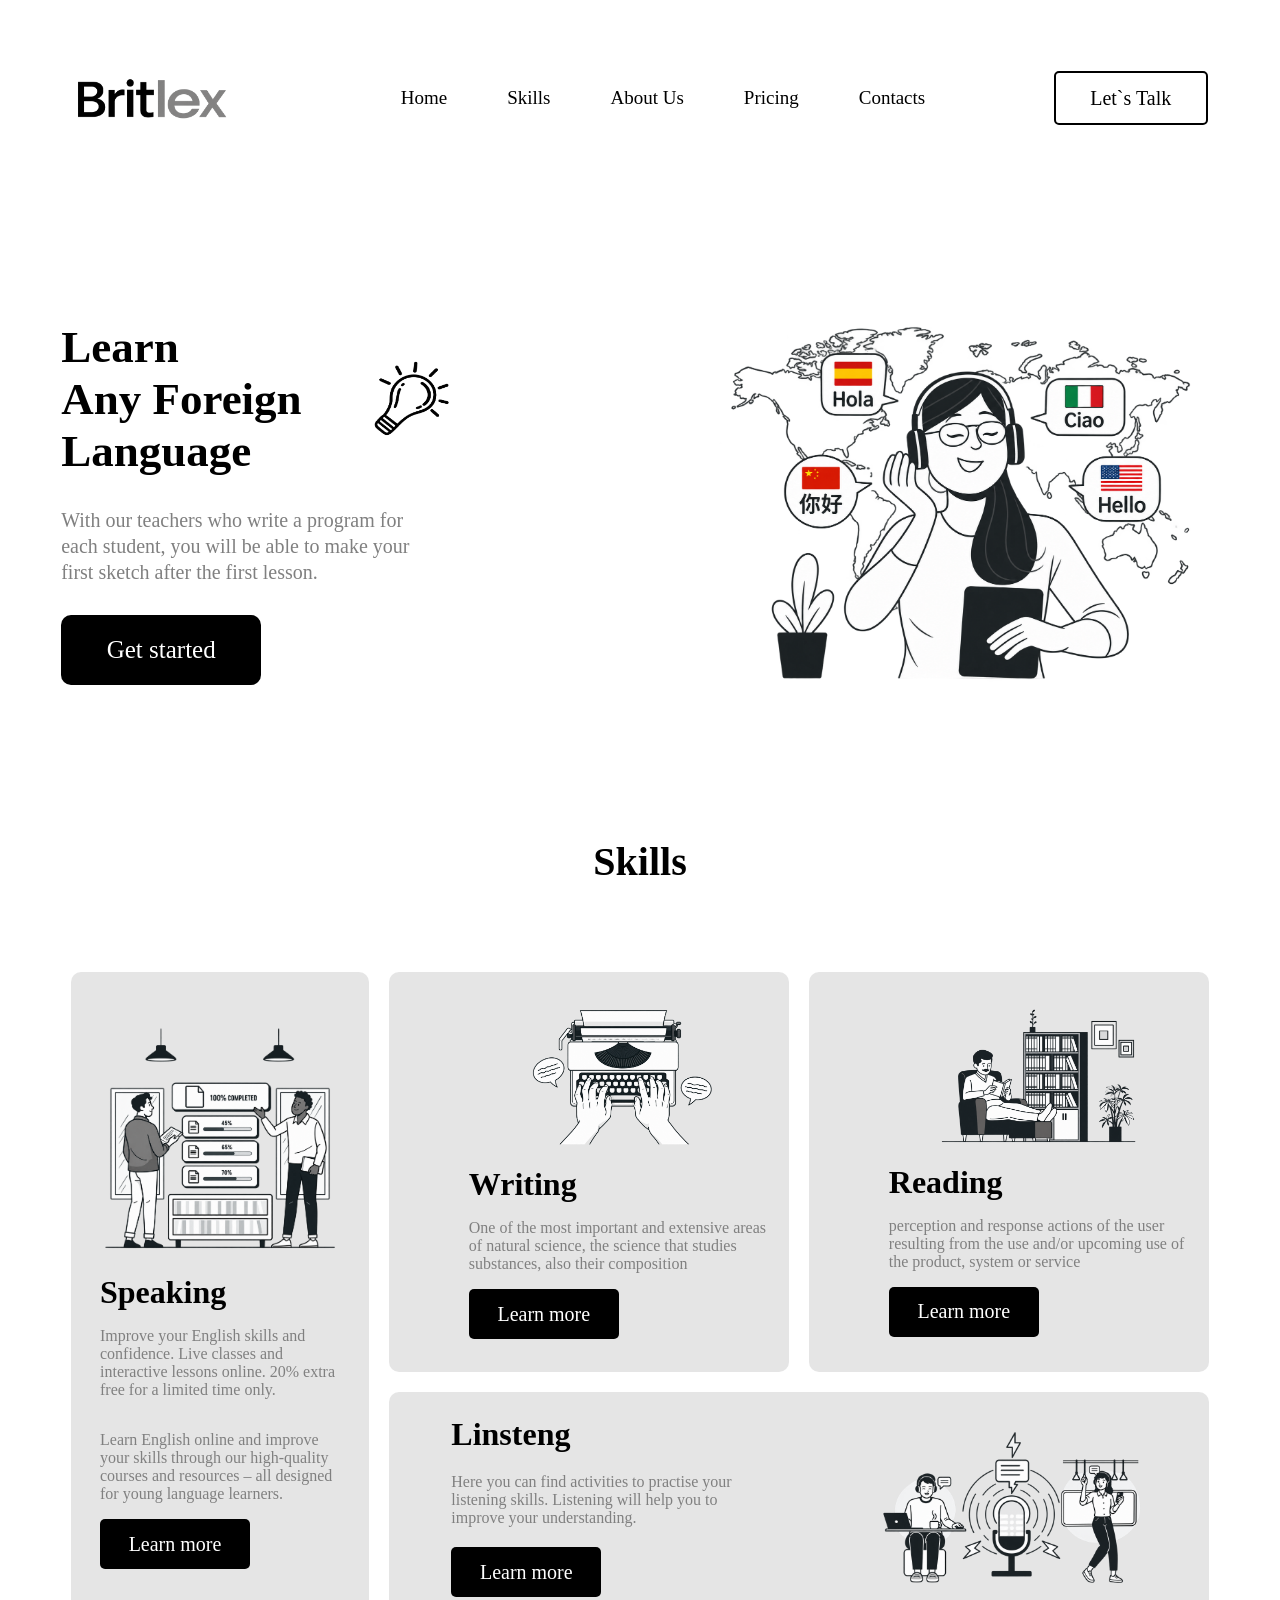
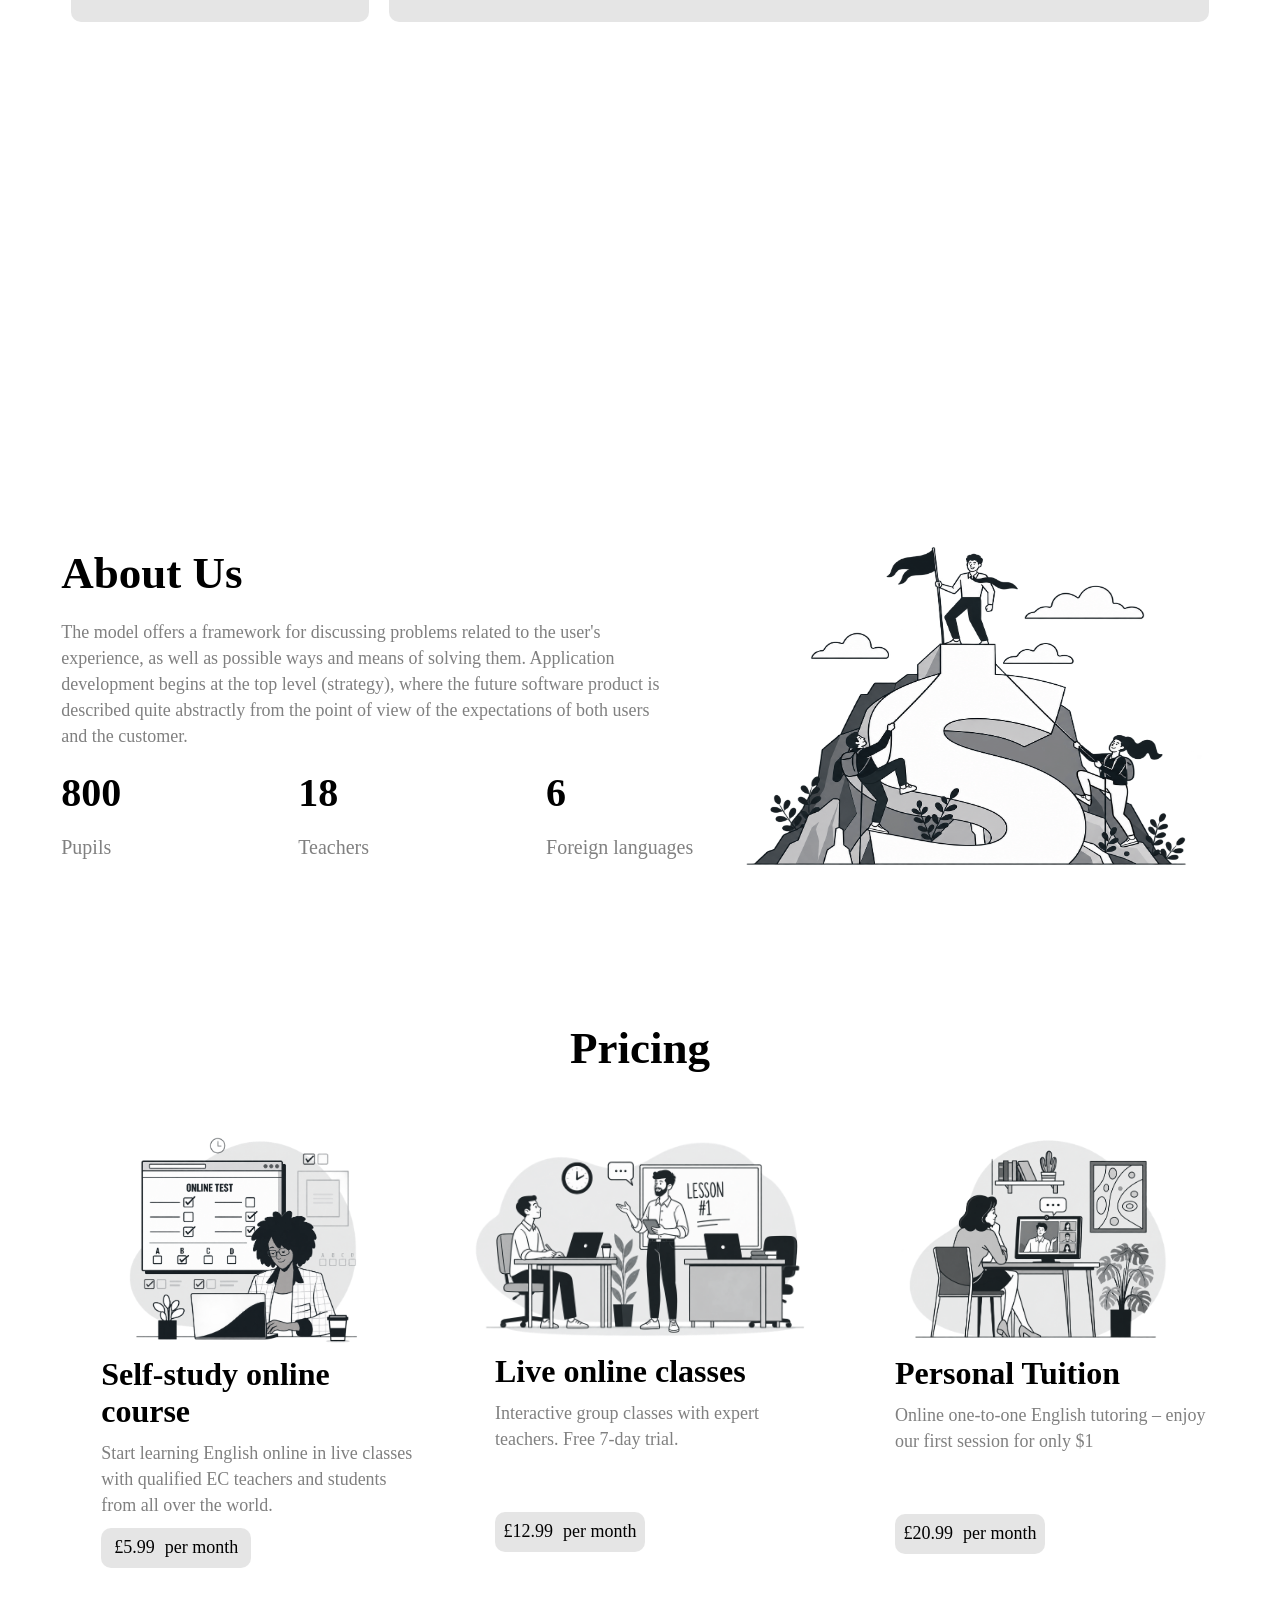
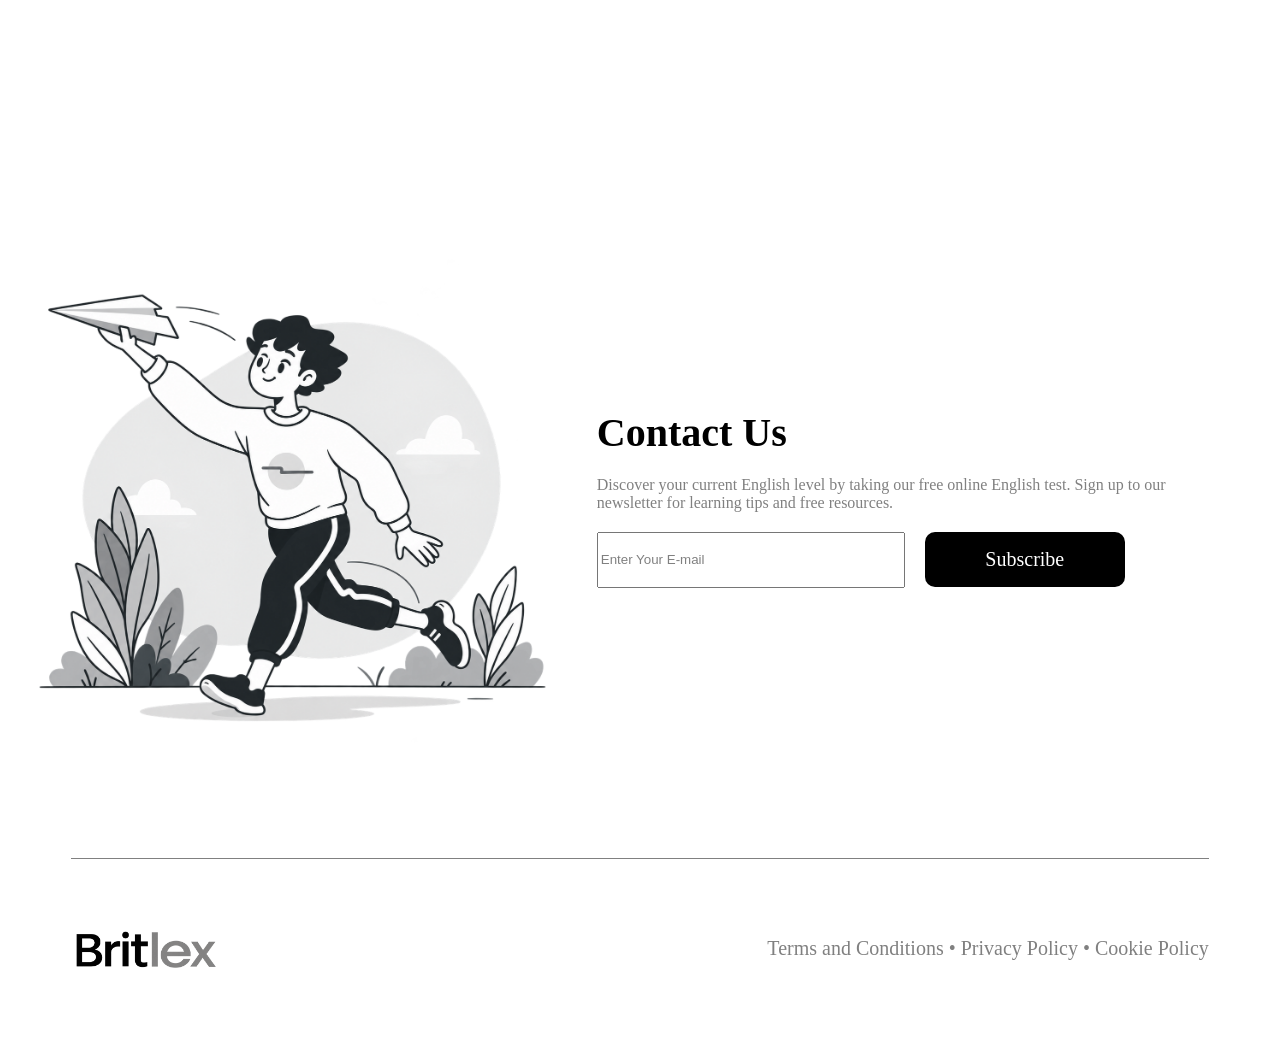
<file: Britlex.html>
<!DOCTYPE html>
<html lang="en">

<head>
    <meta charset="UTF-8">
    <meta name="viewport" content="width=device-width, initial-scale=1.0">
    <title>Document</title>
</head>
<style>
    .header {
        width: 100%;
        height: 20vh;
        display: flex;
        align-items: center;
        justify-content: space-around;
    }

    .headerimg {
        width: 160px;
    }

    .headerul {
        display: flex;
        align-items: center;
        text-decoration: none;
        gap: 60px;
        list-style: none;
    }

    .headera {
        list-style: none;
        text-decoration: none;
        font-size: 19px;
        color: black;
        cursor: pointer;
    }

    .headerbutton {
        text-decoration: none;
        font-size: 20px;
        width: 150px;
        height: 50px;
        border: 2px solid;
        display: flex;
        align-items: center;
        justify-content: center;
        border-radius: 5px;
        color: black;
        transition: 1s;
    }

    .headerbutton:hover {
        transform: scale(1.1);
    }

    .hero {
        width: 100%;
        height: 70vh;
        display: flex;
        justify-content: center;
        align-items: center;
        gap: 20px;
    }

    .herobox1 {
        width: 50%;
        display: flex;
        flex-direction: column;
        gap: 10px;
    }

    .herobox1mini {
        display: flex;
        align-items: center;
    }

    .herobox1minitext {
        display: flex;
        flex-direction: column;

    }

    .herobox1h {
        font-size: 45px;
        width: 300px;
        margin: 0;
    }

    .herobox1miniimg {
        width: 100px;
        height: 80px;
    }

    .herobox1p {
        font-size: 20px;
        color: gray;
        width: 370px;
        line-height: 26px;
    }

    .herobox1button {
        text-decoration: none;
        font-size: 25px;
        color: white;
        width: 200px;
        height: 70px;
        background-color: black;
        display: flex;
        align-items: center;
        justify-content: center;
        border-radius: 10px;
        transition: 1s;
        cursor: pointer;
    }

    .herobox1button:hover {
        transform: scale(1.1);
        background-color: white;
        color: black;
        border: 2px solid;
    }

    .herobox2 {
        width: 40%;
        display: flex;
        align-items: center;
        justify-content: center;
    }

    .herobox2img {
        width: 100%;
    }

    .big1 {
        width: 100%;
        height: 150vh;
        display: flex;
        flex-direction: column;
        align-items: center;
        gap: 60px;
    }

    .big1h {
        font-size: 40px;
        margin-top: 20px;
    }

    .big1box {
        width: 90%;
        display: flex;
        gap: 20px;
        justify-content: center;
    }

    .big1box1 {
        width: 330px;
        height: 650px;
        background-color: rgba(128, 128, 128, 0.203);
        display: flex;
        flex-direction: column;
        gap: 20px;
        justify-content: center;
        align-items: center;
        border-radius: 10px
    }

    .big1box1img {
        width: 240px;
    }

    .big1box1text {
        display: flex;
        flex-direction: column;
        align-items: start;
        width: 240px;
    }

    .big1box1h {
        margin: 0;
    }

    .big1box1textp {
        color: gray;
    }

    .big1box1textbutton {
        text-decoration: none;
        font-size: 20px;
        color: white;
        width: 150px;
        height: 50px;
        background-color: black;
        display: flex;
        align-items: center;
        justify-content: center;
        border-radius: 5px;
        transition: 1s;
        cursor: pointer;
    }

    .big1box1textbutton:hover {
        transform: scale(1.1);
    }

    .big1boxmini {
        display: flex;
        flex-direction: column;
        gap: 20px;
    }

    .big1boxminii {
        display: flex;
        gap: 20px;
    }

    .big1boxminii1 {
        width: 400px;
        height: 400px;
        border-radius: 10px;
        background-color: rgba(128, 128, 128, 0.203);
        display: flex;
        flex-direction: column;
        gap: 20px;
        justify-content: center;
        align-items: center;
    }

    .big1boxminii1img {
        width: 200px;
        margin-left: 60px;
    }

    .big1boxminii1text {
        width: 300px;
        color: gray;

    }

    .big1boxmini1 {
        width: 820px;
        height: 230px;
        background-color: rgba(128, 128, 128, 0.203);
        border-radius: 10px;
        display: flex;
        justify-content: space-around;
        align-items: center;
    }

    .big1boxmini1text {
        display: flex;
        flex-direction: column;
        gap: 20px;
    }

    .big1boxmini1textp {
        color: gray;
        margin: 0;
        width: 300px;
    }

    .big1boxmini1texth {
        margin: 0;
    }

    .big1boxmini1img {
        width: 270px;
    }

    .big2 {
        width: 100%;
        height: 30vh;
        display: flex;
        align-items: center;
        justify-content: center;
        gap: 20px;
    }

    .big2box1 {
        width: 50%;
        display: flex;
        flex-direction: column;
        justify-content: center;
        gap: 20px;
    }

    .big2box1h {
        font-size: 45px;
        margin: 0;
    }

    .big2box1p {
        width: 600px;
        color: gray;
        font-size: 18px;
        margin: 0;
        line-height: 26px;
    }

    .big2box1box {
        width: 100%;
        display: flex;
        justify-content: space-between;
    }

    .big2box1box1 {
        display: flex;
        flex-direction: column;
        gap: 20px;
    }

    .big2box1box1p1 {
        font-size: 40px;
        font-weight: bold;
        margin: 0;
    }

    .big2box1box1p2 {
        color: gray;
        font-size: 20px;
        margin: 0;
    }

    .big2box2 {
        width: 40%;
        display: flex;
        align-items: center;
        justify-content: center;
    }

    .big2box2img {
        width: 100%;
        height: 330px;
    }

    .big3 {
        width: 100%;
        height: 100vh;
        display: flex;
        flex-direction: column;
        align-items: center;
        justify-content: center;
    }

    .big3h {
        font-size: 45px;
    }

    .big3box {
        width: 90%;
        display: flex;
        gap: 50px;
        justify-content: center;
        margin-top: 30px;
    }

    .big3box1 {
        display: flex;
        flex-direction: column;
        width: 350px;
        height: 450px;
        align-items: center;
    }

    .big3box1img {
        width: 250px;
    }

    .big3box1text {
        display: flex;
        flex-direction: column;
        gap: 10px;
        margin-left: 30px;
    }

    .big3box1texth {
        margin: 0;
        margin-top: 10px;
    }

    .big3box1textp {
        margin: 0;
        font-size: 18px;
        color: gray;
        line-height: 26px;
    }

    .big3box1textminii {
        width: 150px;
        height: 40px;
        background-color: rgba(128, 128, 128, 0.203);
        display: flex;
        align-items: center;
        justify-content: center;
        font-size: 18px;
        gap: 10px;
        border-radius: 10px;
    }

    .big3box1img2 {
        width: 350px;
    }

    .big3box1textminiii {
        width: 150px;
        height: 40px;
        background-color: rgba(128, 128, 128, 0.203);
        display: flex;
        align-items: center;
        justify-content: center;
        font-size: 18px;
        gap: 10px;
        border-radius: 10px;
        margin-top: 50px;
    }

    .big3box1img3 {
        width: 280px;
    }

    .big4 {
        width: 100%;
        height: 80vh;
        display: flex;
        gap: 20px;
    }

    .big4box1 {
        width: 45%;
        display: flex;
        align-items: center;
        justify-content: center;
    }

    .big4box1img {
        width: 100%;
    }

    .big4box2 {
        width: 50%;
        display: flex;
        flex-direction: column;
        justify-content: center;
        gap: 20px;
    }

    .big4box2h {
        font-size: 40px;
        margin: 0;
    }

    .big4box2p {
        color: gray;
        margin: 0;
        width: 600px;
    }

    .big4box2mini {
        display: flex;
        gap: 20px;
    }

    .big4box2miniinput {
        width: 300px;
        height: 50px;
        color: gray;
    }

    .big4box2minibutton {
        text-decoration: none;
        font-size: 20px;
        color: white;
        width: 200px;
        height: 55px;
        background-color: black;
        display: flex;
        align-items: center;
        justify-content: center;
        border-radius: 10px;
        cursor: pointer;
        transition: 1s;
    }

    .big4box2minibutton:hover {
        transform: scale(1.1);
        background-color: white;
        border: 2px solid;
        color: black;
    }

    .footer {
        width: 100%;
        height: 20vh;
        display: flex;
        justify-content: center;
    }

    .footerbox {
        border-top: 1px solid gray;
        width: 90%;
        display: flex;
        justify-content: space-between;
        align-items: center;
    }

    .footerboximg {
        width: 150px;
        height: 50px;
    }

    .footerboxp {
        font-size: 20px;
        color: gray;
    }
</style>

<body>

    <header class="header">

        <img class="headerimg" src="./img/ders1 header.png" alt="">

        <ul class="headerul">


            <li>
                <a class="headera" href="">Home</a>
            </li>

            <li>
                <a class="headera" href="">Skills</a>
            </li>

            <li>
                <a class="headera" href="">About Us</a>
            </li>

            <li>
                <a class="headera" href="">Pricing</a>
            </li>

            <li>
                <a class="headera" href="">Contacts</a>
            </li>


        </ul>

        <a class="headerbutton" href="">Let`s Talk</a>



    </header>

    <div class="hero">

        <div class="herobox1">


            <div class="herobox1mini">

                <div class="herobox1minitext">
                    <h1 class="herobox1h">Learn </h1>

                    <h1 class="herobox1h"> Any Foreign </h1>

                    <h1 class="herobox1h">Language</h1>




                </div>

                <img class="herobox1miniimg" src="./img/ders1 hero1.png" alt="">


            </div>

            <p class="herobox1p">With our teachers who write a program for each student, you will be able to make your
                first sketch after the first lesson.</p>

            <a class="herobox1button" href="">Get started</a>


        </div>

        <div class="herobox2">

            <img class="herobox2img" src="./img/ders1 hero2.png" alt="">

        </div>

    </div>

    <div class="big1">

        <h1 class="big1h">Skills</h1>

        <div class="big1box">

            <div class="big1box1">

                <img class="big1box1img" src="./img/ders1 big1 img1.png" alt="">


                <div class="big1box1text">

                    <h1 class="big1box1h">Speaking</h1>

                    <p class="big1box1textp">Improve your English skills and confidence.
                        Live classes and interactive lessons online.
                        20% extra free for a limited time only.</p>

                    <p class="big1box1textp">Learn English online and improve your skills through our high-quality
                        courses and resources – all designed for young language learners.</p>

                    <a class="big1box1textbutton" href="">Learn more</a>

                </div>


            </div>

            <div class="big1boxmini">

                <div class="big1boxminii">

                    <div class="big1boxminii1">

                        <img class="big1boxminii1img" src="./img/ders1 big1 img2.png" alt="">


                        <div class="big1box1text">

                            <h1 class="big1box1h">Writing</h1>


                            <p class="big1boxminii1text">One of the most important and extensive areas of natural
                                science,
                                the science that studies substances, also their composition</p>

                            <a class="big1box1textbutton" href="">Learn more</a>

                        </div>


                    </div>

                    <div class="big1boxminii1">

                        <img class="big1boxminii1img" src="./img/ders1 big1 img3.png" alt="">


                        <div class="big1box1text">

                            <h1 class="big1box1h">Reading</h1>


                            <p class="big1boxminii1text">perception and response actions of the user resulting from the
                                use and/or upcoming use of the product, system or service</p>

                            <a class="big1box1textbutton" href="">Learn more</a>

                        </div>


                    </div>


                </div>

                <div class="big1boxmini1">

                    <div class="big1boxmini1text">

                        <h1 class="big1boxmini1texth">Linsteng</h1>

                        <p class="big1boxmini1textp">Here you can find activities to practise your listening skills.
                            Listening will help you to improve your understanding.</p>

                        <a class="big1box1textbutton" href="">Learn more</a>

                    </div>

                    <img class="big1boxmini1img" src="./img/ders1 big1 img4.png" alt="">

                </div>

            </div>

        </div>


    </div>

    <div class="big2">

        <div class="big2box1">

            <h1 class="big2box1h">About Us</h1>

            <p class="big2box1p">The model offers a framework for discussing problems related to the user's experience,
                as well as possible ways and means of solving them. Application development begins at the top level
                (strategy), where the future software product is described quite abstractly from the point of view of
                the expectations of both users and the customer.</p>

            <div class="big2box1box">
                <div class="big2box1box1">
                    <p class="big2box1box1p1">800</p>

                    <p class="big2box1box1p2">Pupils</p>

                </div>

                <div class="big2box1box1">
                    <p class="big2box1box1p1">18</p>

                    <p class="big2box1box1p2">Teachers</p>

                </div>

                <div class="big2box1box1">
                    <p class="big2box1box1p1">6</p>

                    <p class="big2box1box1p2">Foreign languages</p>

                </div>

            </div>

        </div>

        <div class="big2box2">

            <img class="big2box2img" src="./img/ders1 big2 img.png" alt="">
        </div>

    </div>

    <div class="big3">

        <h1 class="big3h">Pricing</h1>

        <div class="big3box">

            <div class="big3box1">

                <img class="big3box1img" src="./img/ders1 big3.png" alt="">

                <div class="big3box1text">

                    <h1 class="big3box1texth">Self-study online course</h1>

                    <p class="big3box1textp">Start learning English online in live classes with qualified EC teachers
                        and students from all over the world.</p>


                    <div class="big3box1textminii">

                        <p>£5.99</p>

                        <p>per month</p>

                    </div>
                </div>

            </div>

            <div class="big3box1">

                <img class="big3box1img2" src="./img/ders1 big3 img2.png" alt="">

                <div class="big3box1text">

                    <h1 class="big3box1texth">Live online classes</h1>

                    <p class="big3box1textp">Interactive group classes with expert teachers. Free 7-day trial.</p>


                    <div class="big3box1textminiii">

                        <p>£12.99</p>

                        <p>per month</p>

                    </div>
                </div>

            </div>


            <div class="big3box1">

                <img class="big3box1img3" src="./img/ders1 big3 img3.png" alt="">

                <div class="big3box1text">

                    <h1 class="big3box1texth">Personal Tuition</h1>

                    <p class="big3box1textp">Online one-to-one English tutoring – enjoy our first session for only $1
                    </p>


                    <div class="big3box1textminiii">

                        <p>£20.99</p>

                        <p>per month</p>

                    </div>
                </div>

            </div>

        </div>

    </div>

    <div class="big4">

        <div class="big4box1">
            <img class="big4box1img" src="./img/ders1 big4.png" alt="">
        </div>

        <div class="big4box2">

            <h1 class="big4box2h">Contact Us</h1>

            <p class="big4box2p">Discover your current English level by taking our free online English test. Sign up to
                our newsletter for learning tips and free resources.</p>

            <div class="big4box2mini">

                <input class="big4box2miniinput" type="text" value="Enter Your E-mail">

                <a class="big4box2minibutton" href="">Subscribe</a>

            </div>

        </div>

    </div>

    <footer class="footer">

        <div class="footerbox">

            <img class="footerboximg" src="./img/ders1 header.png" alt="">

            <p class="footerboxp">Terms and Conditions • Privacy Policy • Cookie Policy</p>

        </div>

    </footer>

</body>

</html>
</file>
